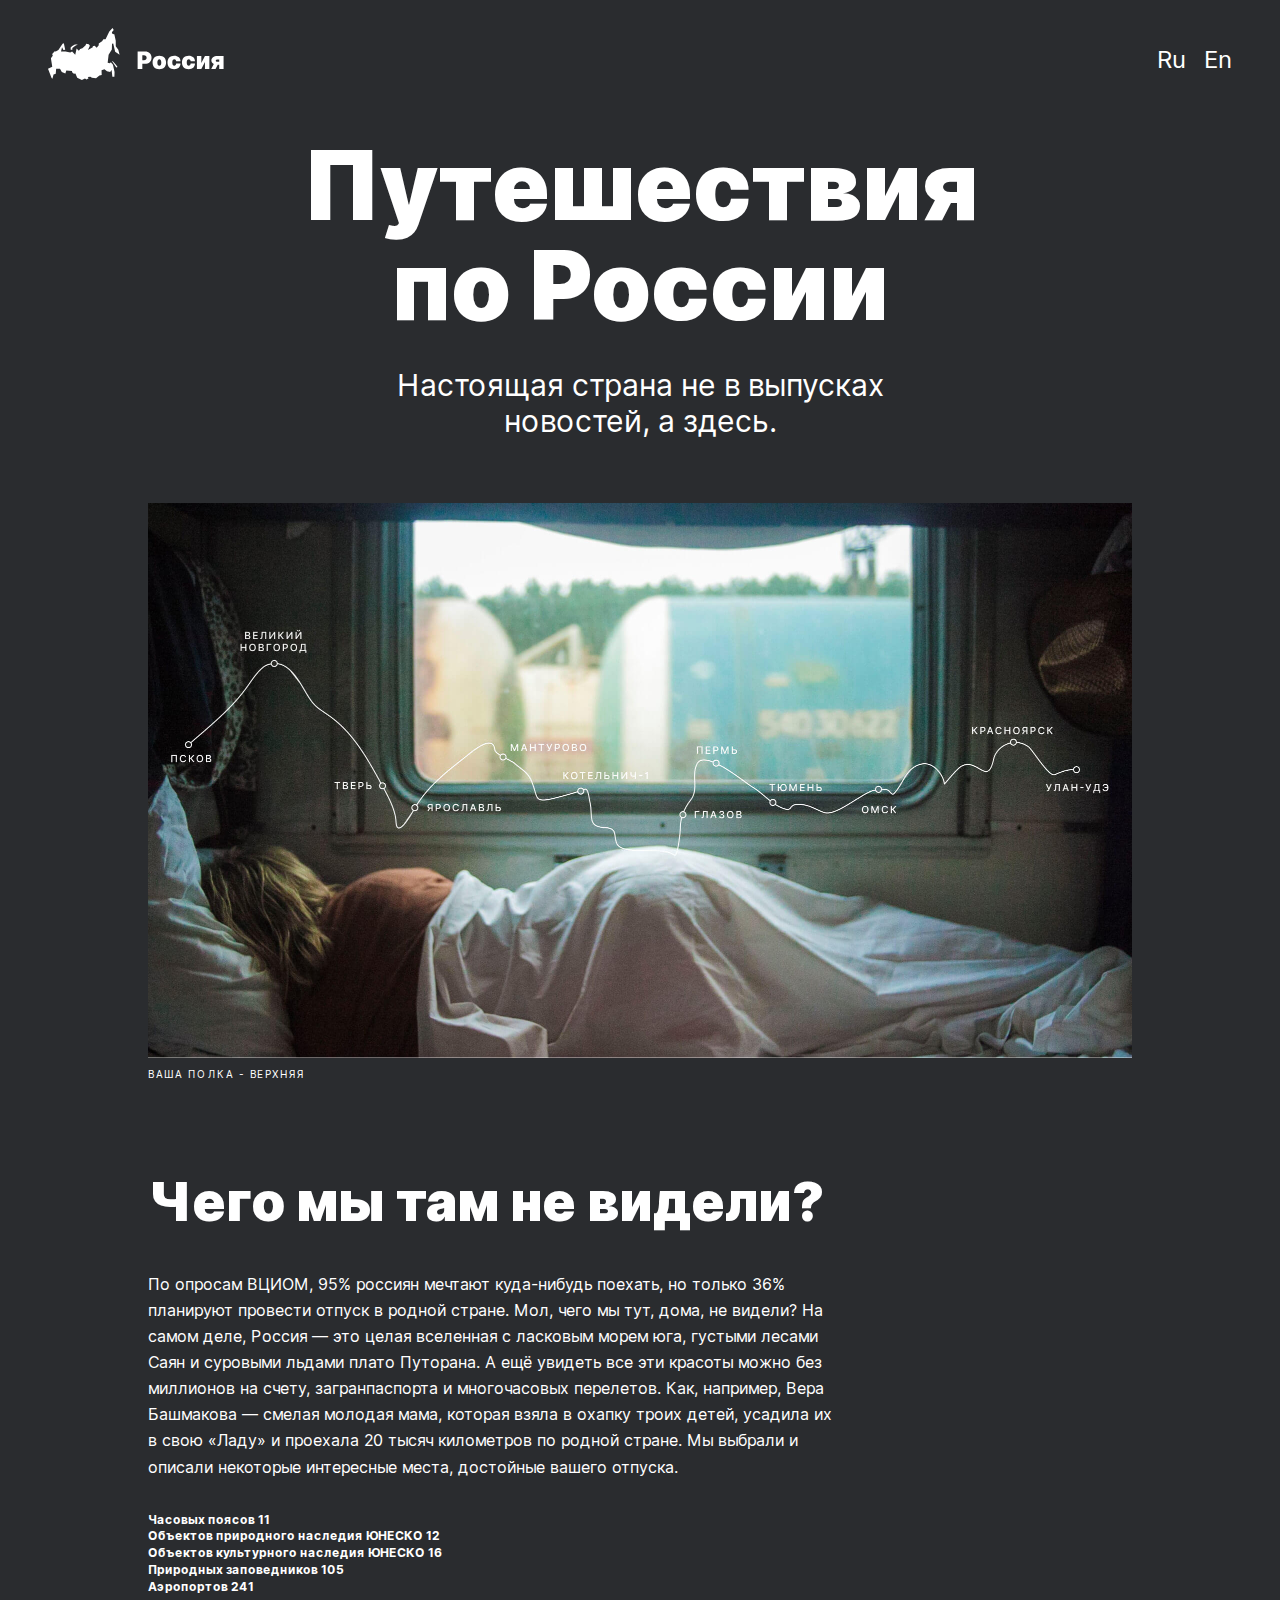
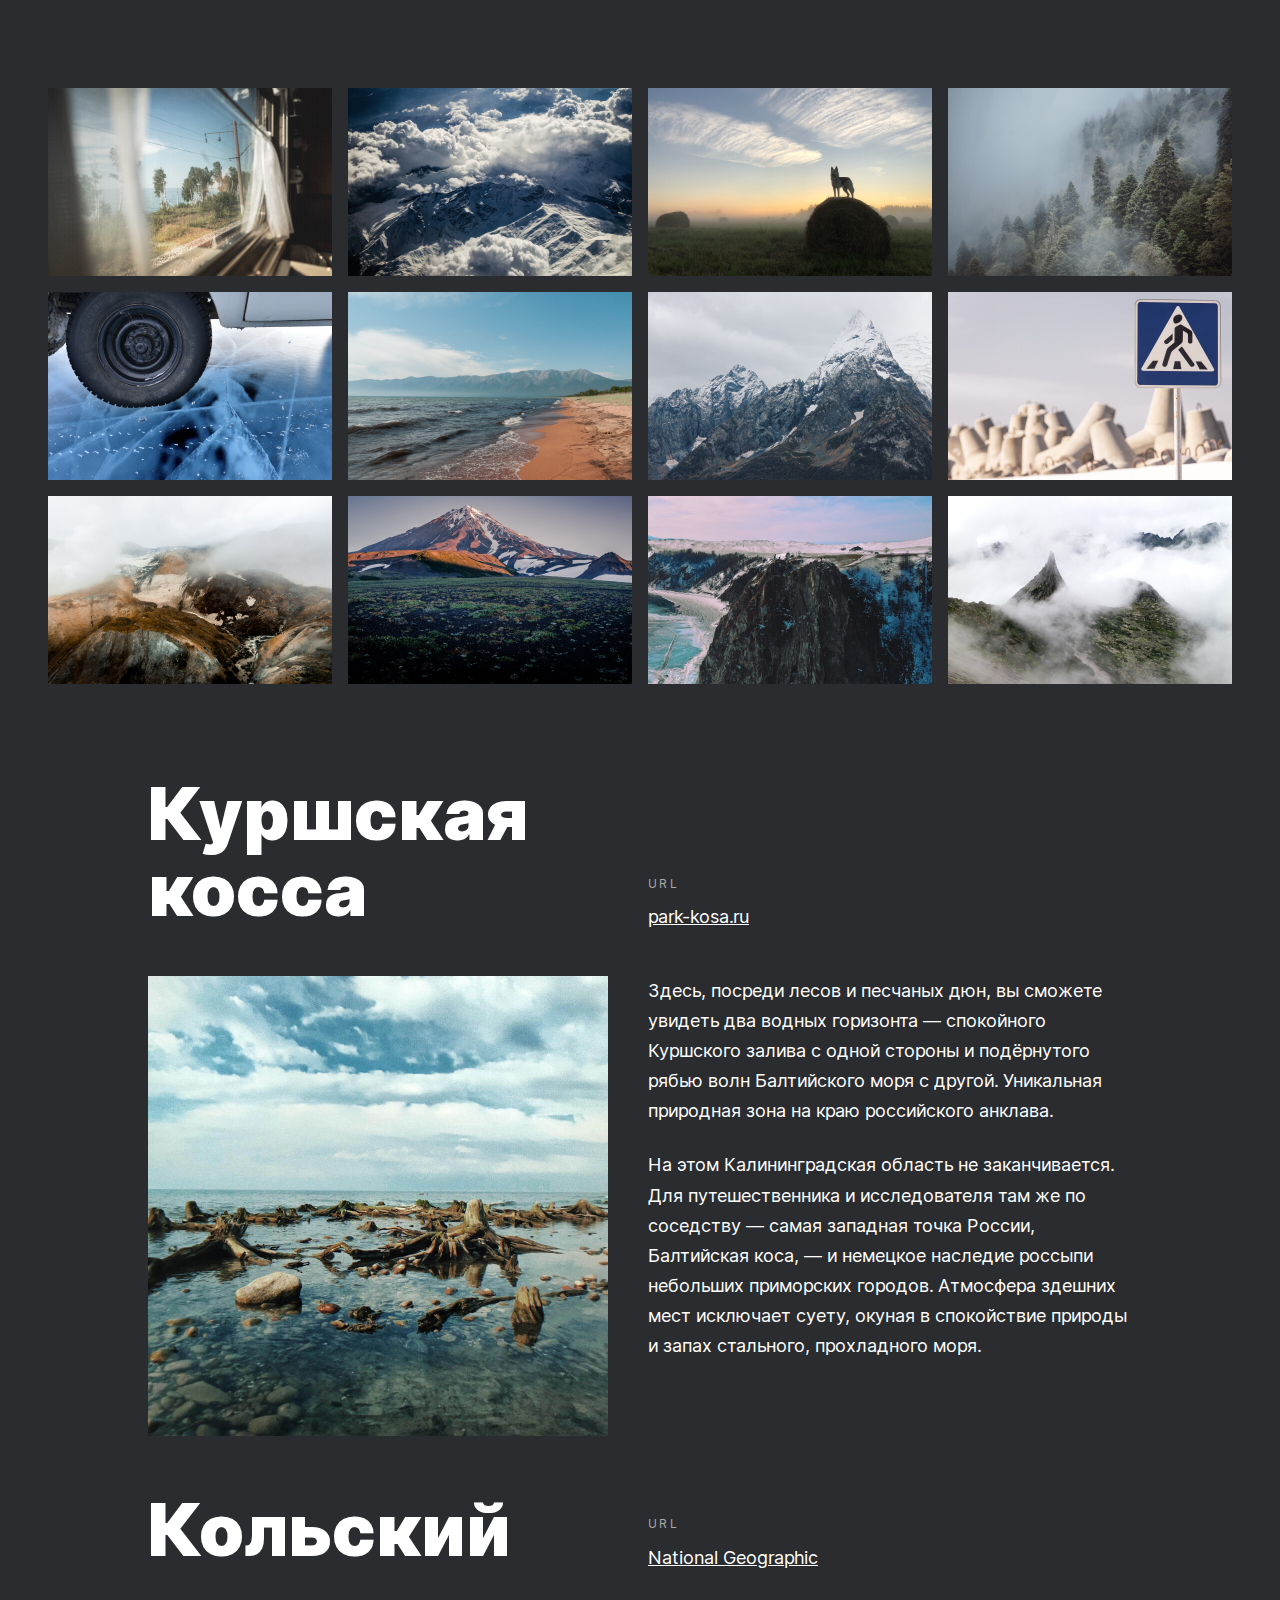
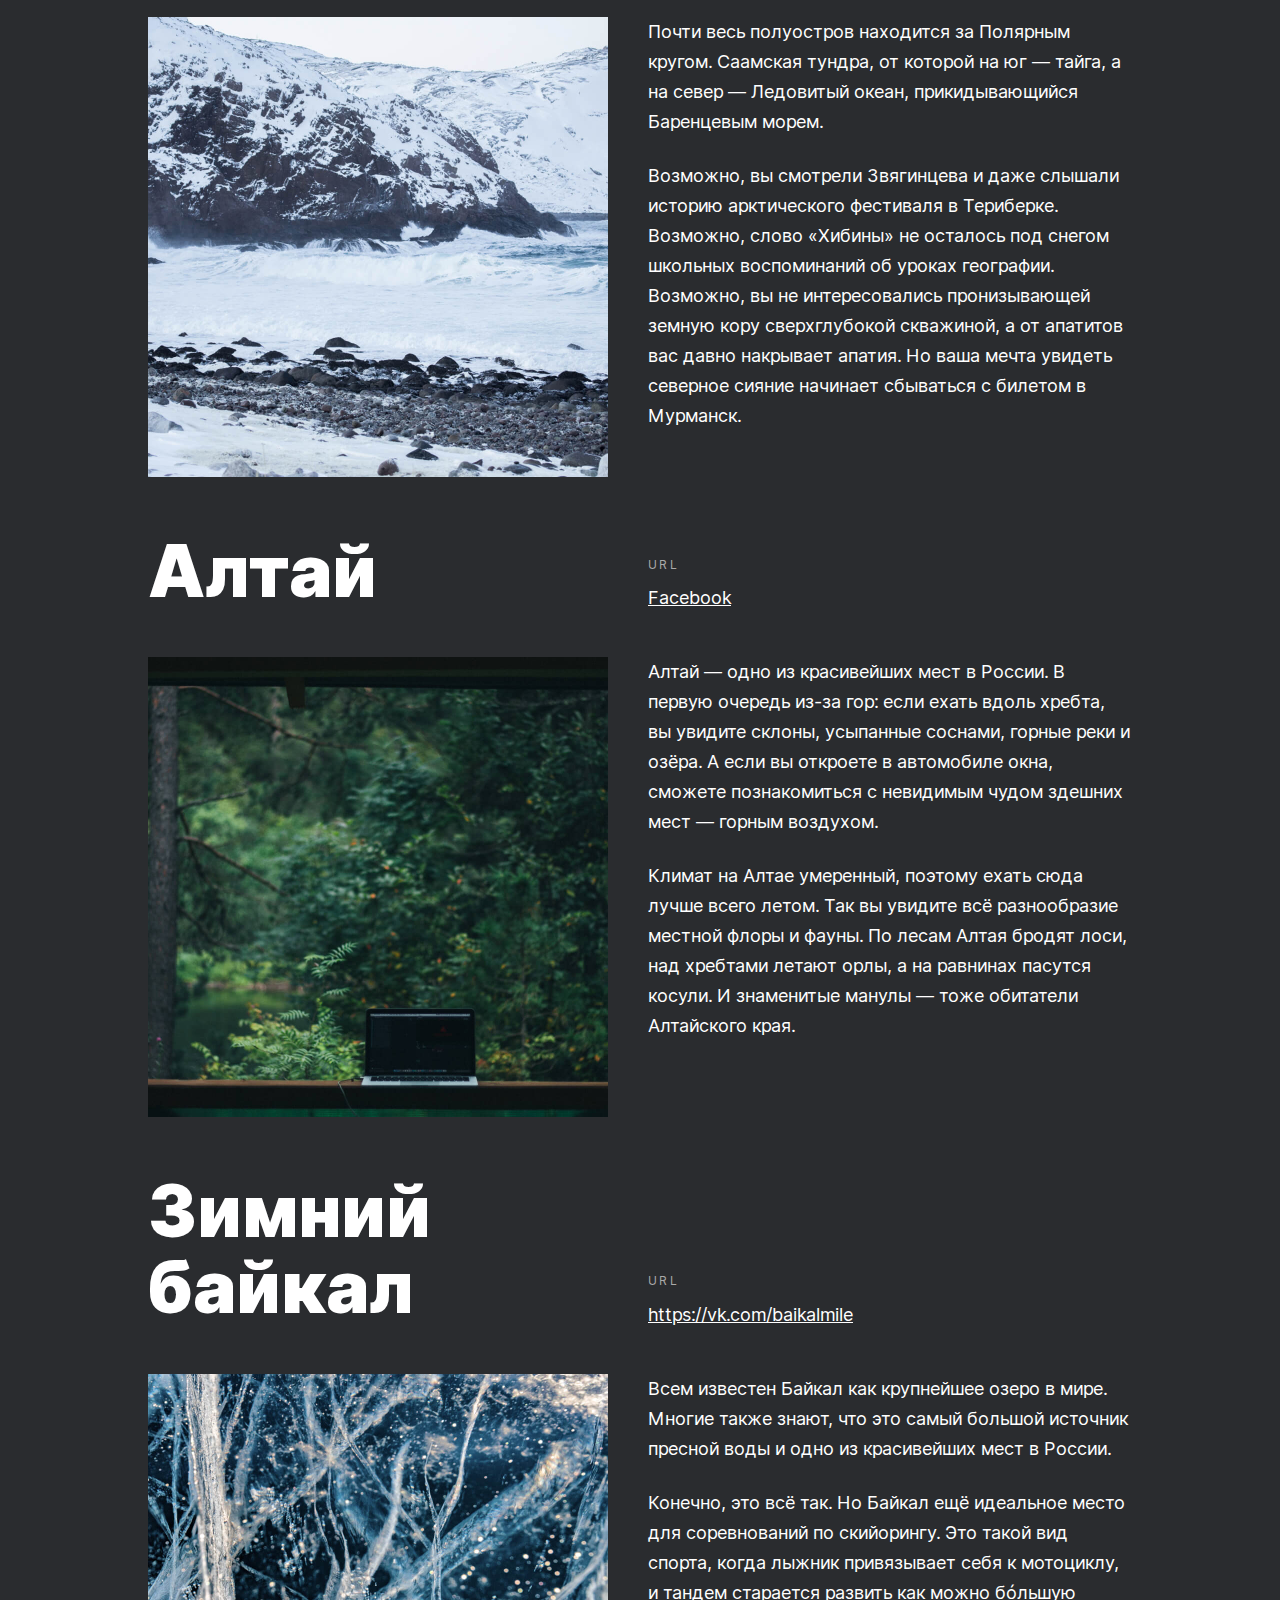
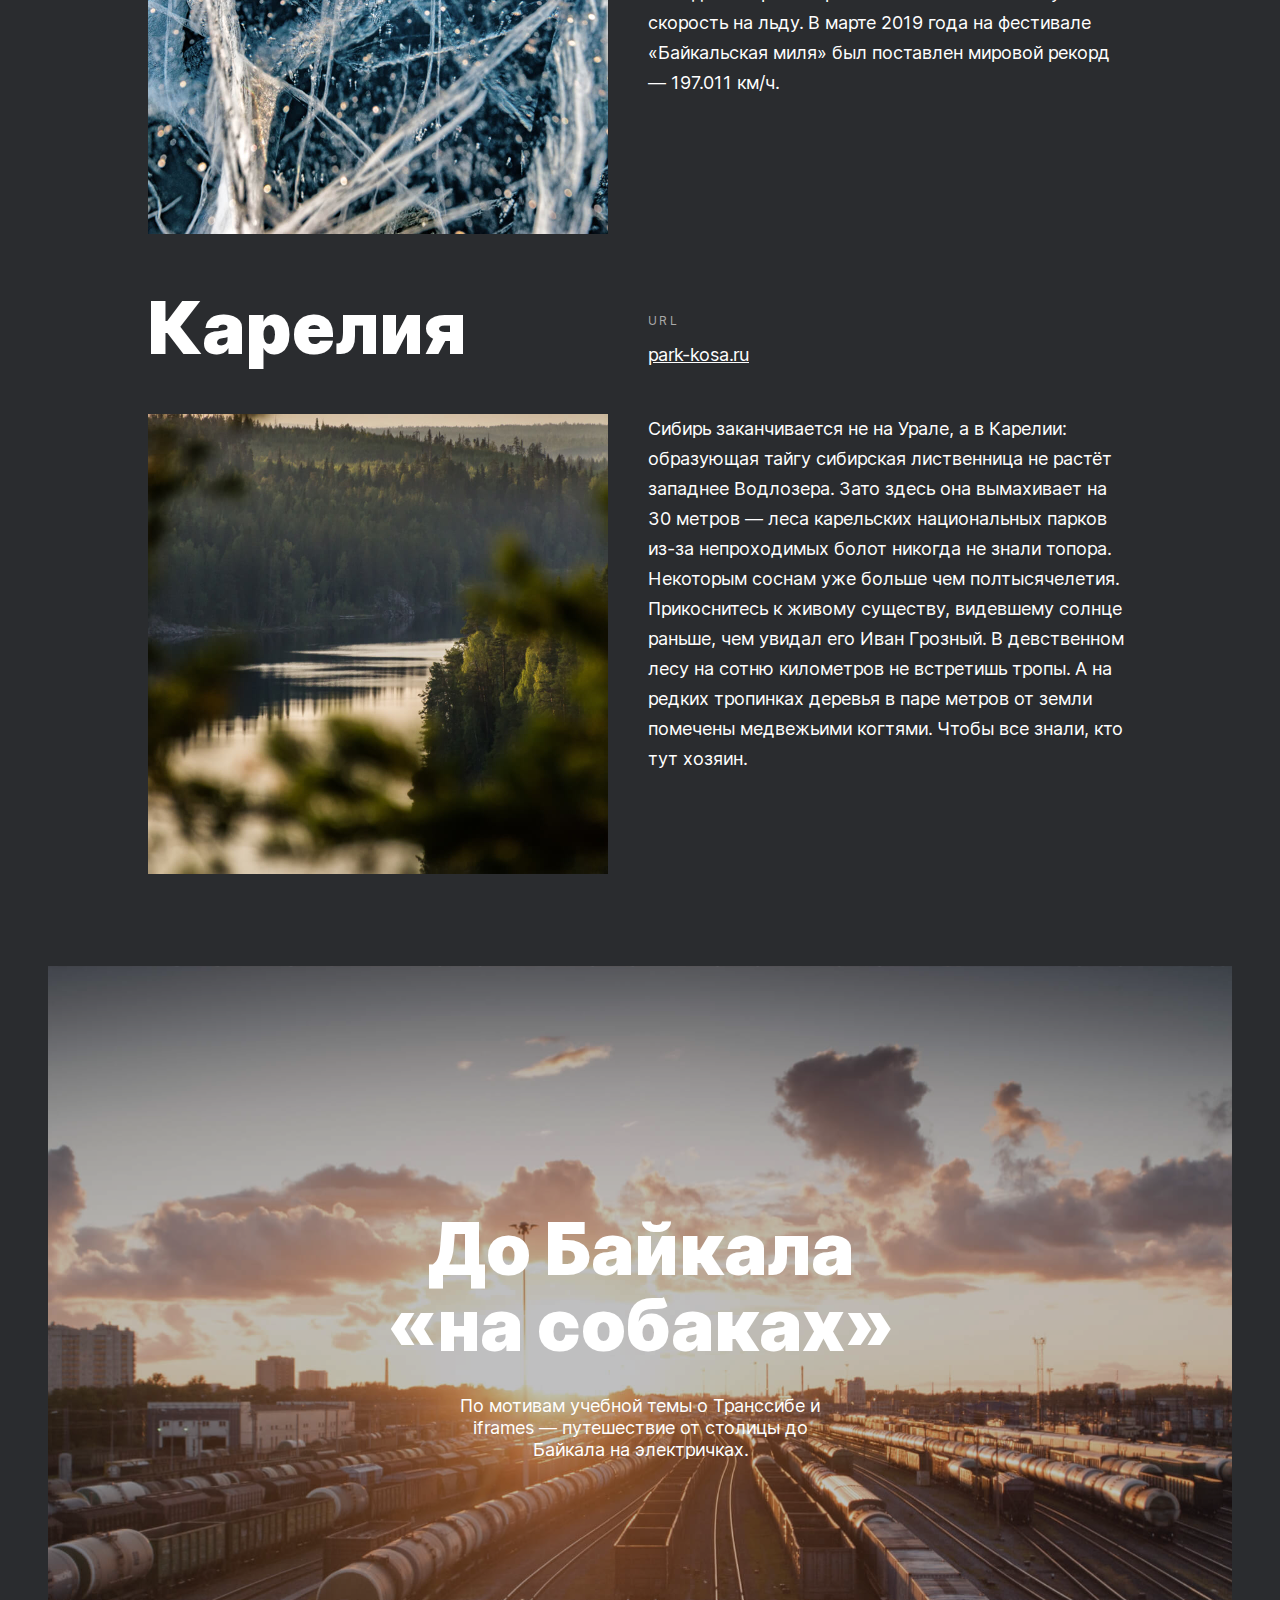
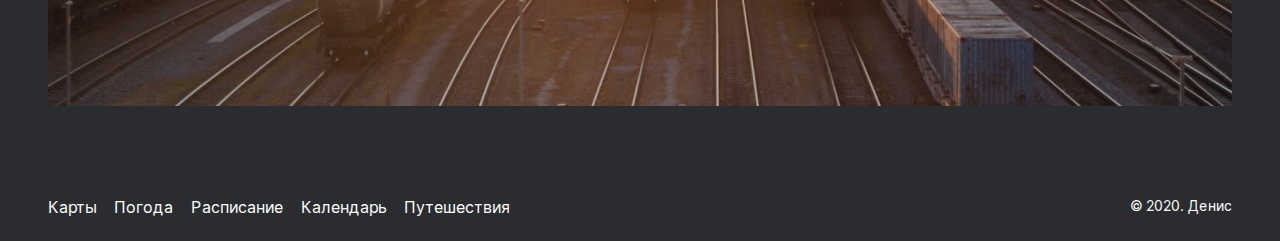
<file: index.html>
<!DOCTYPE html>
<html lang="ru">

<head>
  <meta charset="UTF-8">
  <meta name="viewport" content="width=device-width, initial-scale=1.0">
  <link rel="stylesheet" href="pages/index.css">
  <title>Путешествия по России</title>
</head>

<body class="body">
  <div class="page">
    <div class="header">
      <img class='header__logo' src="images/header-logo.svg" alt="Карта России">
      <div class="header__links">
        <a href="#" class="header__link">Ru</a>
        <a href="#" class="header__link header__link_lang_eng">En</a>
      </div>
    </div>

     <div class="lead">
      <h1 class="lead__title">Путешествия по России</h1>
      <p class="lead__subtitle">Настоящая страна не в выпусках новостей, а здесь.</p>
      <img class='lead__image' src="images/lead-polka.jpg" alt="Спящая девушка на полке поезда">
      <p class="lead__caption">Ваша полка - верхняя</p>
    </div> 

      <div class="intro">
      <h3 class="intro__title">Чего мы там не видели?</h3>
      <p class="intro__text">
        По опросам ВЦИОМ, 95% россиян мечтают куда-нибудь поехать, но только 36% планируют провести отпуск в родной
        стране. Мол, чего мы тут, дома, не видели? На самом деле, Россия — это целая вселенная с ласковым морем юга,
        густыми лесами Саян и суровыми льдами плато Путорана. А ещё увидеть все эти красоты можно без миллионов на
        счету, загранпаспорта и многочасовых перелетов. Как, например, Вера Башмакова — смелая молодая мама, которая
        взяла в охапку троих детей, усадила их в свою «Ладу» и проехала 20 тысяч километров по родной стране. Мы выбрали
        и описали некоторые интересные места, достойные вашего отпуска.
      </p>
      <ul class="intro__list">
        <li class="intro__fact">Часовых поясов 11</li>
        <li class="intro__fact">Объектов природного наследия ЮНЕСКО 12</li>
        <li class="intro__fact">Объектов культурного наследия ЮНЕСКО 16</li>
        <li class="intro__fact">Природных заповедников 105</li>
        <li class="intro__fact">Аэропортов 241</li>
      </ul>
    </div>
    

    <div class="photo">
      <img class="photo__item" src="images/photo-grid-train.jpg" alt="Фотография из окна поезда">
      <img class="photo__item" src="images/photo-grid-atharva-tulsi.jpg" alt="Фотография гор с высоты птичьего полета">
      <img class="photo__item" src="images/photo-grid-tuman.jpg" alt="Волк в тумане на стоге сена">
      <img class="photo__item" src="images/photo-grid-sochi.jpg" alt="Вид на ели в туманном Сочи">
      <img class="photo__item" src="images/photo-grid-arisa.jpg" alt="Колесо автомобиля стоящего на льду">
      <img class="photo__item" src="images/photo-grid-baikal.jpg" alt="Вид на байкал с берега">
      <img class="photo__item" src="images/photo-grid-elbrus.jpg" alt="Эльбрус во всей красе">
      <img class="photo__item" src="images/photo-grid-kondratiev.jpg" alt="Странные сооружения">
      <img class="photo__item" src="images/photo-grid-kamchatka-1.jpg" alt="Первозданная Камчатка">
      <img class="photo__item" src="images/photo-grid-kamchatka-2.jpg" alt="Зеленые холмы Камчатки">
      <img class="photo__item" src="images/photo-grid-baikal-2.jpg" alt="Байкал, вид с обрыва утеса">
      <img class="photo__item" src="images/photo-grid-ergaki.jpg" alt="Теплые источники в дыму">

    </div> 

    <div class="places">
      <div class="place">
        <div class="place__head">
          <h3 class="place__title">Куршская косса</h3>

          <div class="website place__website">
            <p class="website__url-heading">url</p>
            <a href="http://park-kosa.ru" target="_blank" class="website__link">park-kosa.ru</a>
          </div>
        </div>
        <div class="place__content">
          <img class="place__image" src="images/place-kosa.jpg" alt="Куршская коса после отлива">
          <div class="place__text">
            <p class="place__paragraph">Здесь, посреди лесов и песчаных дюн, вы сможете увидеть два водных горизонта —
              спокойного Куршского залива с одной стороны и подёрнутого рябью волн Балтийского моря с другой. Уникальная
              природная зона на краю российского анклава.</p>
            <p class="place__paragraph">На этом Калининградская область не заканчивается. Для путешественника и
              исследователя там же по соседству — самая западная точка России, Балтийская коса, — и немецкое наследие
              россыпи небольших приморских городов. Атмосфера здешних мест исключает суету, окуная в спокойствие природы
              и
              запах стального, прохладного моря.</p>
          </div>
        </div>
      </div>

      <div class="place">
        <div class="place__head">
          <h3 class="place__title">Кольский</h3>

          <div class="website place__website">
            <p class="website__url-heading">url</p>
            <a href="https://yourshot.nationalgeographic.com/photos/?keywords=kolskiy" target="_blank"
              class="website__link">National Geographic</a>
          </div>
        </div>
        <div class="place__content">
          <img class="place__image" src="images/place-kolsky.jpg" alt="Заснеженный Кольский полуостров">
          <div class="place__text">
            <p class="place__paragraph">Почти весь полуостров находится за Полярным кругом. Саамская тундра, от
              которой на юг —
              тайга, а на север — Ледовитый океан, прикидывающийся Баренцевым морем.</p>
            <p class="place__paragraph">Возможно, вы смотрели Звягинцева и даже слышали историю арктического фестиваля
              в Териберке. Возможно, слово «Хибины» не осталось под снегом школьных воспоминаний об уроках географии.
              Возможно, вы не интересовались пронизывающей земную кору сверхглубокой скважиной, а от апатитов вас
              давно накрывает апатия. Но ваша мечта увидеть северное сияние начинает сбываться с билетом
              в Мурманск.</p>
          </div>
        </div>
      </div>

      <div class="place">
        <div class="place__head">
          <h3 class="place__title">Алтай</h3>

          <div class="website place__website">
            <p class="website__url-heading">url</p>
            <a href="https://www.facebook.com/vera.bashmakova/posts/10156011613718822" target="_blank"
              class="website__link">Facebook</a>
          </div>
        </div>
        <div class="place__content">
          <img class="place__image" src="images/place-altai.jpg" alt="Вид на Алтай на фоне ноутбука">
          <div class="place__text">
            <p class="place__paragraph">Алтай — одно из красивейших мест в России.
              В первую очередь из-за гор: если ехать вдоль хребта, вы увидите склоны, усыпанные соснами, горные реки и
              озёра. А если вы откроете в автомобиле окна, сможете познакомиться с невидимым чудом здешних мест — горным
              воздухом.</p>
            <p class="place__paragraph">Климат на Алтае умеренный, поэтому ехать сюда лучше всего летом. Так вы увидите
              всё разнообразие местной флоры и фауны. По лесам Алтая бродят лоси, над хребтами летают орлы, а на
              равнинах пасутся косули. И знаменитые манулы — тоже обитатели Алтайского края.</p>
          </div>
        </div>
      </div>

      <div class="place">
        <div class="place__head">
          <h3 class="place__title">Зимний байкал</h3>

          <div class="website place__website">
            <p class="website__url-heading">url</p>
            <a href="https://vk.com/baikalmile" target="_blank" class="website__link">https://vk.com/baikalmile</a>
          </div>
        </div>
        <div class="place__content">
          <img class="place__image" src="images/place-winter-baikal.jpg" alt="Лед зимнего Байкала">
          <div class="place__text">
            <p class="place__paragraph">Всем известен Байкал как крупнейшее озеро
              в мире. Многие также знают, что это самый большой источник пресной воды и одно из красивейших мест в
              России.</p>
            <p class="place__paragraph">Конечно, это всё так. Но Байкал ещё идеальное место для соревнований по
              скийорингу. Это такой вид спорта, когда лыжник привязывает себя
              к мотоциклу, и тандем старается развить как можно бóльшую скорость на льду. В марте 2019 года на фестивале
              «Байкальская миля» был поставлен мировой рекорд — 197.011 км/ч.</p>
          </div>
        </div>
      </div>

      <div class="place">
        <div class="place__head">
          <h3 class="place__title">Карелия</h3>

          <div class="website place__website">
            <p class="website__url-heading">url</p>
            <a href="http://vodlozero.ru" target="_blank" class="website__link">park-kosa.ru</a>
          </div>
        </div>
        <div class="place__content">
          <img class="place__image" src="images/place-karelia.jpg" alt="Озеро Карелии">
          <div class="place__text">
            <p class="place__paragraph">Сибирь заканчивается не на Урале, а в Карелии: образующая тайгу сибирская
              лиственница не растёт западнее Водлозера. Зато здесь она вымахивает на 30 метров — леса карельских
              национальных парков из-за непроходимых болот никогда не знали топора. Некоторым соснам уже больше чем
              полтысячелетия. Прикоснитесь к живому существу, видевшему солнце раньше, чем увидал его Иван Грозный.
              В девственном лесу на сотню километров не встретишь тропы. А на редких тропинках деревья
              в паре метров от земли помечены медвежьими когтями. Чтобы все знали, кто тут хозяин.</p>
          </div>
        </div>
      </div>
    </div>

    <div class="cover">
      
      <a class="cover__link" href="https://stampsy.com/na-elektrichkakh-do-baikala" target="_blank">
        <h2 class="cover__title">До Байкала «на собаках»</h2>
        <p class="cover__subtitle">По мотивам учебной темы о Транссибе и iframes — путешествие от столицы до Байкала на
          электричках.</p>
      </a>
    </div>
 
    <div class="footer">
      <nav class="footer__links">
        <a class="footer__link" href="https://yandex.ru/maps" target="_blank">Карты</a>
        <a class="footer__link" href="https://yandex.ru/pogoda" target="_blank">Погода</a>
        <a class="footer__link" href="https://rasp.yandex.ru" target="_blank">Расписание</a>
        <a class="footer__link" href="https://calendar.yandex.ru" target="_blank">Календарь</a>
        <a class="footer__link" href="https://travel.yandex.ru" target="_blank">Путешествия</a>
      </nav>
      <p class="footer__copyright">&copy; 2020. Денис</p>
    </div>  

  </div>
</body>


</html>
</file>
<file: pages/index.css>
@import url(../vendor/normalize.css);
@import url(../fonts/fonts.css);
@import url(../blocks/body/body.css);
@import url(../blocks/page/page.css);
@import url(../blocks/header/header.css);
@import url(../blocks/lead/lead.css);
@import url(../blocks/intro/intro.css);
@import url(../blocks/photo/photo.css);
@import url(../blocks/website/website.css);
@import url(../blocks/places/places.css);
@import url(../blocks/place/place.css);
@import url(../blocks/cover/cover.css);
@import url(../blocks/footer/footer.css);
</file>
